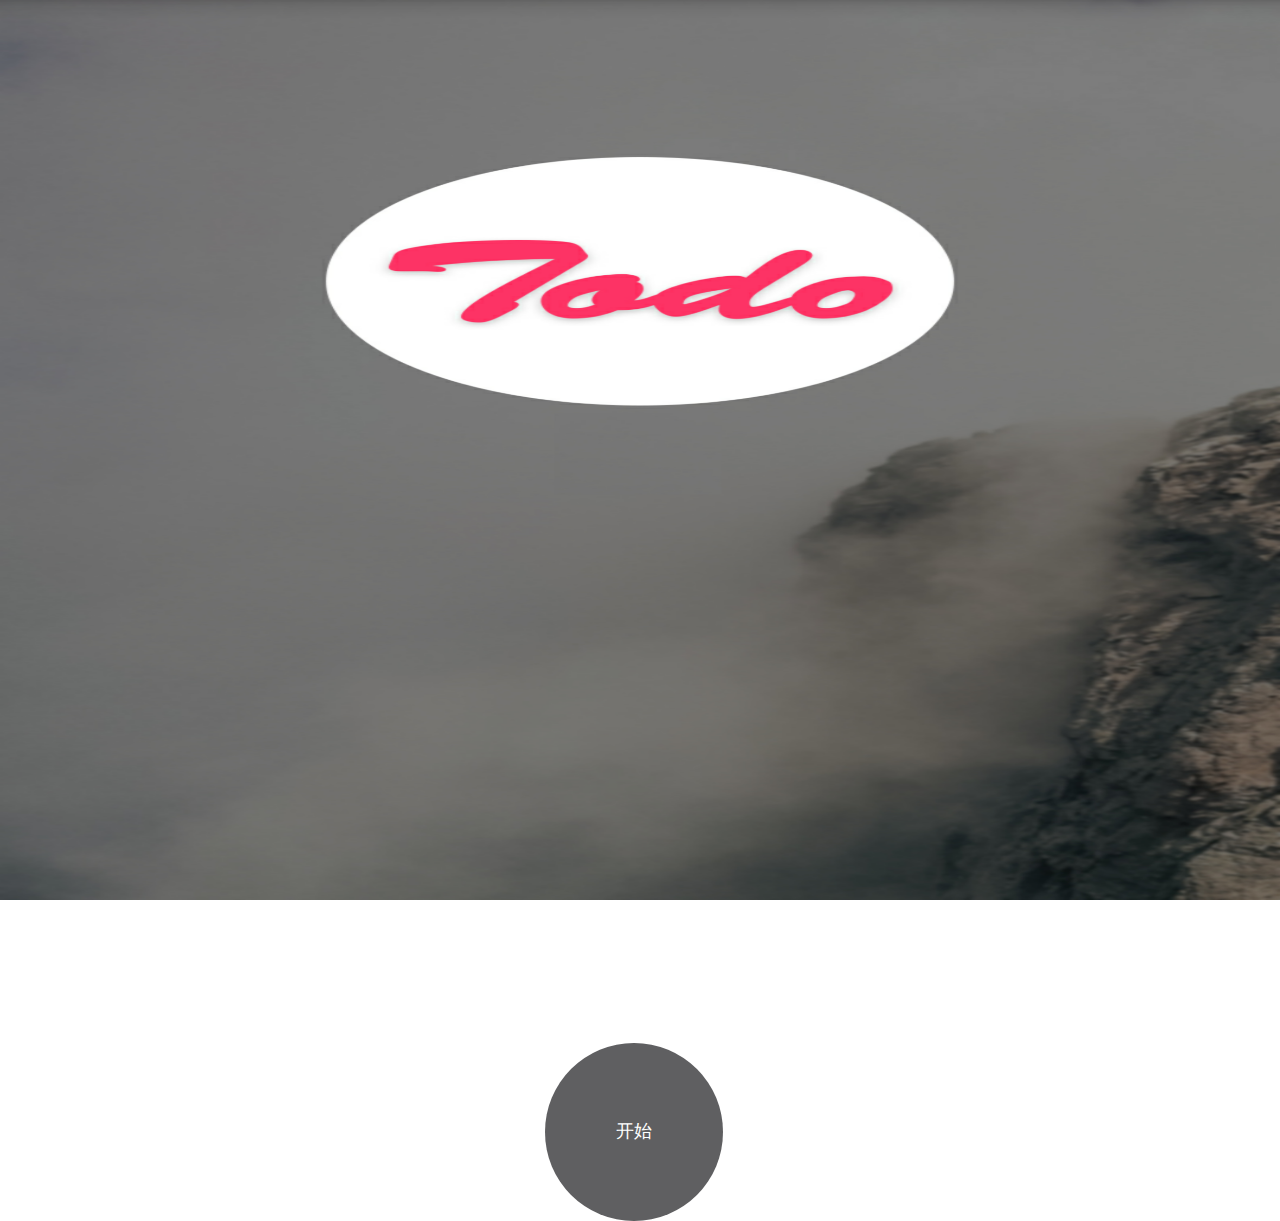
<file: index.html>
<!DOCTYPE html>
<html>
	<head>
		<meta charset="UTF-8">
		<meta name="viewport" content="width=device-width">
		<!-- <meta name="description" content="complete attributes of css3">
		<meta name="viewport" content="width=device-width, initial-scale=1"> -->

	    <!-- Add to homescreen for Safari on Ios -->
		<meta name="apple-mobile-web-app-capable" content="yes">
		<meta name="apple-mobile-web-app-status-bar-style" content="black">
		<meta name="apple-mobile-web-app-title" content="todo">
		<link rel="apple-touch-icon" href="img/tubiao.jpg">

		<!-- Add to homescreen for Chrome on Android -->
		<meta name="mobile-web-app-capable" content="yes">
		<meta name="application-name" content="todo">
		<meta name="theme-color" content="#2F3BA2">
		<link rel="icon" sizes="192x192" href="img/tubiao.jpg">
		<title></title>
		<script type="text/javascript"src="jquery.js"></script>
		<script type="text/javascript"src="todo.js"></script>
		<link rel="stylesheet" href="css/one.css" />
	</head>
	<body>
		<div class="head">
			<!-- <img src="img/1.png" alt="" /> -->
		</div>
		<!--1-->
		<div class="zong">
			<div class="banner">
				<!-- <img src="img/2.png" alt="" /> -->
			</div>
			<div class="kaishi">开始</div>
		</div>
		<!--2-->
		<div class="zong2">
			<div class="banner2">
			  <div class="nav">
			  	<div class="left">&lt;</div>
			  	<div class="right add">保存</div>
			  </div>
			  <div class="nav1">2016/11/01</div>
			  <div class="nav2">
			  	<input type="text" name="" id="" value="新建" />
			  </div>
			</div>
			<div class="tixing">
				<span class="icon">&#xe666;</span>
				<span class="icon">&#xe631;</span>
			</div>
		</div>
		<!--3-->
		<!-- <div class="zong3">
			
		
		<div class="logo3">
		   <div class="left">&lt;</div>
		   <div class="right">2016/11/01</div>
		</div>
		<div class="addt"> -->
		<!--<div class="banner3 op">
			<div class="top">
				<div class="left">
					lasdaf
				</div>
				<div class="right">
					<span class="icon first">&#xe764;</span>
					<span class="icon second">&#xe604;</span>
					<span class="icon last">&#xe623;</span>
				</div>
			</div>
			<div class="bottom">
				<div class="left">
					04:04
				</div>
				<div class="right">
					<span class="icon last">&#xe631;</span>
					<span>04:04</span>
				</div>
			</div>
		</div>-->
		<!-- </div>
		<div class="body"></div>
		
		</div> -->
		<!--4-->
		<div class="zong4">
		<div class="logo4">
		   <div class="left">&lt;</div>
		   <div class="right">
		   	<input type="text" value="关键字"/>
		   </div>
		</div>
		</div>
		<!--5-->
		<div class="zong5">
		<div class="logo5">
		   <div class="right"></div>
		   <div class="bottom">
		   	   <div data-role="all">All</div>
		   	   <div data-role="com">Finish</div>
		   	   <div data-role="rem">Undone</div>
		   </div>
		</div>
		<div class="clear"></div>
		<div class="addt">
		<!--<div class="banner5">
			<div class="top">
				<div class="left">
					lasdaf
				</div>
				<div class="right">
					<span class="icon first">&#xe764;</span>
					<span class="icon second">&#xe604;</span>
					<span class="icon last">&#xe623;</span>
				</div>
			</div>
			<div class="bottom">
				<div class="left">
					04:04
				</div>
				<div class="right">
					<span class="icon last">&#xe631;</span>
					<span>04:04</span>
				</div>
			</div>
		</div>-->
		</div>
		<div class="body5"></div>
	</div>
		<div class="footer3">
			<div class="left im">
				<img src="img3/4.png" alt="" />
			</div>
			<div class="right im1">
				<img src="img3/3.png"/>
			</div>
		</div>
	</body>
</html>
</file>
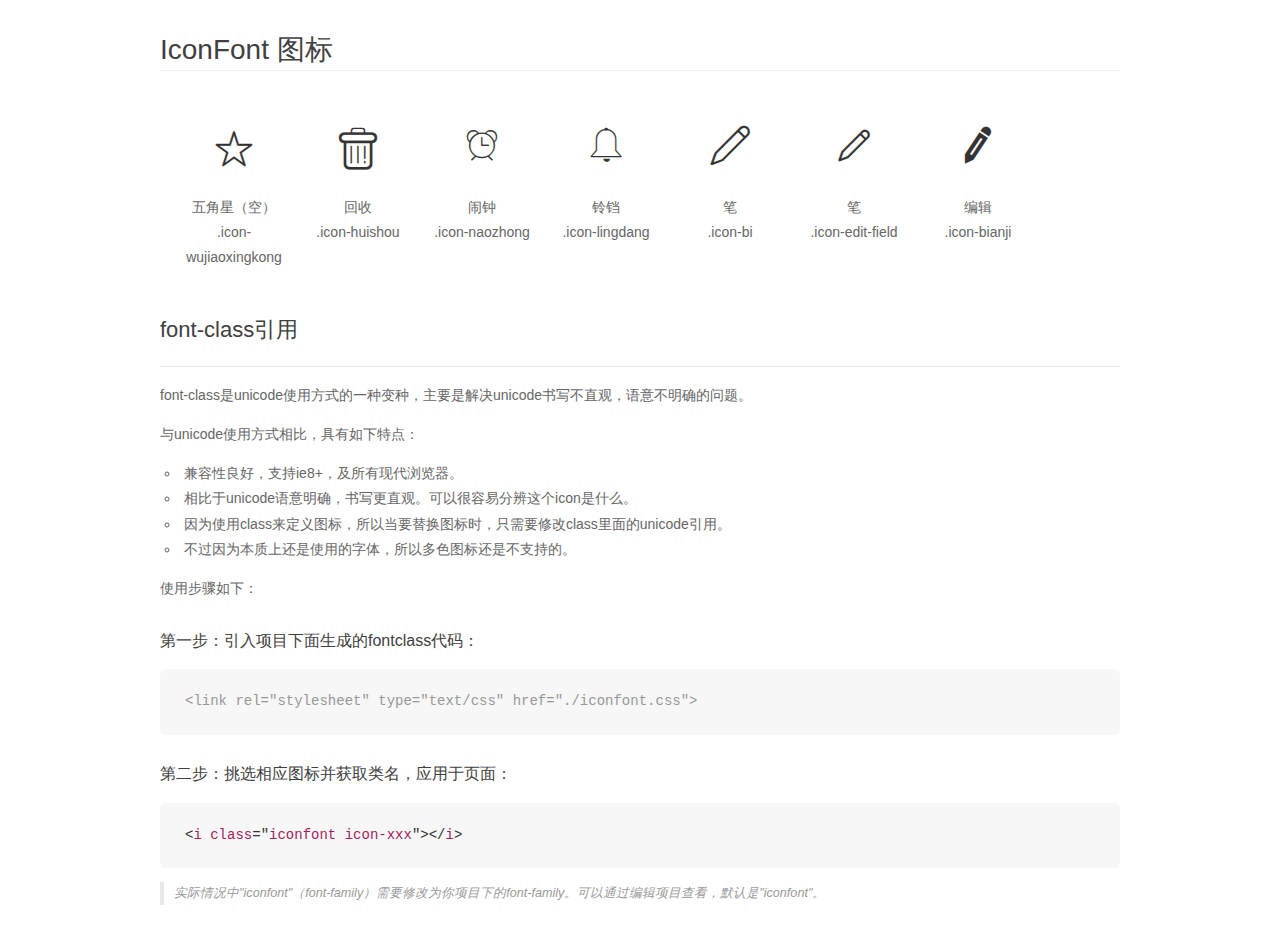
<file: css/demo_fontclass.html>
<!DOCTYPE html>
<html>
<head>
    <meta charset="utf-8"/>
    <title>IconFont</title>
    <link rel="stylesheet" href="demo.css">
    <link rel="stylesheet" href="iconfont.css">
</head>
<body>
    <div class="main markdown">
        <h1>IconFont 图标</h1>
        <ul class="icon_lists clear">
            
                <li>
                <i class="icon iconfont icon-wujiaoxingkong"></i>
                    <div class="name">五角星（空）</div>
                    <div class="fontclass">.icon-wujiaoxingkong</div>
                </li>
            
                <li>
                <i class="icon iconfont icon-huishou"></i>
                    <div class="name">回收</div>
                    <div class="fontclass">.icon-huishou</div>
                </li>
            
                <li>
                <i class="icon iconfont icon-naozhong"></i>
                    <div class="name">闹钟</div>
                    <div class="fontclass">.icon-naozhong</div>
                </li>
            
                <li>
                <i class="icon iconfont icon-lingdang"></i>
                    <div class="name">铃铛</div>
                    <div class="fontclass">.icon-lingdang</div>
                </li>
            
                <li>
                <i class="icon iconfont icon-bi"></i>
                    <div class="name">笔</div>
                    <div class="fontclass">.icon-bi</div>
                </li>
            
                <li>
                <i class="icon iconfont icon-edit-field"></i>
                    <div class="name">笔</div>
                    <div class="fontclass">.icon-edit-field</div>
                </li>
            
                <li>
                <i class="icon iconfont icon-bianji"></i>
                    <div class="name">编辑</div>
                    <div class="fontclass">.icon-bianji</div>
                </li>
            
        </ul>

        <h2 id="font-class-">font-class引用</h2>
        <hr>

        <p>font-class是unicode使用方式的一种变种，主要是解决unicode书写不直观，语意不明确的问题。</p>
        <p>与unicode使用方式相比，具有如下特点：</p>
        <ul>
        <li>兼容性良好，支持ie8+，及所有现代浏览器。</li>
        <li>相比于unicode语意明确，书写更直观。可以很容易分辨这个icon是什么。</li>
        <li>因为使用class来定义图标，所以当要替换图标时，只需要修改class里面的unicode引用。</li>
        <li>不过因为本质上还是使用的字体，所以多色图标还是不支持的。</li>
        </ul>
        <p>使用步骤如下：</p>
        <h3 id="-fontclass-">第一步：引入项目下面生成的fontclass代码：</h3>


        <pre><code class="lang-js hljs javascript"><span class="hljs-comment">&lt;link rel="stylesheet" type="text/css" href="./iconfont.css"&gt;</span></code></pre>
        <h3 id="-">第二步：挑选相应图标并获取类名，应用于页面：</h3>
        <pre><code class="lang-css hljs">&lt;<span class="hljs-selector-tag">i</span> <span class="hljs-selector-tag">class</span>="<span class="hljs-selector-tag">iconfont</span> <span class="hljs-selector-tag">icon-xxx</span>"&gt;&lt;/<span class="hljs-selector-tag">i</span>&gt;</code></pre>
        <blockquote>
        <p>实际情况中"iconfont"（font-family）需要修改为你项目下的font-family。可以通过编辑项目查看，默认是"iconfont"。</p>
        </blockquote>
    </div>
</body>
</html>
</file>
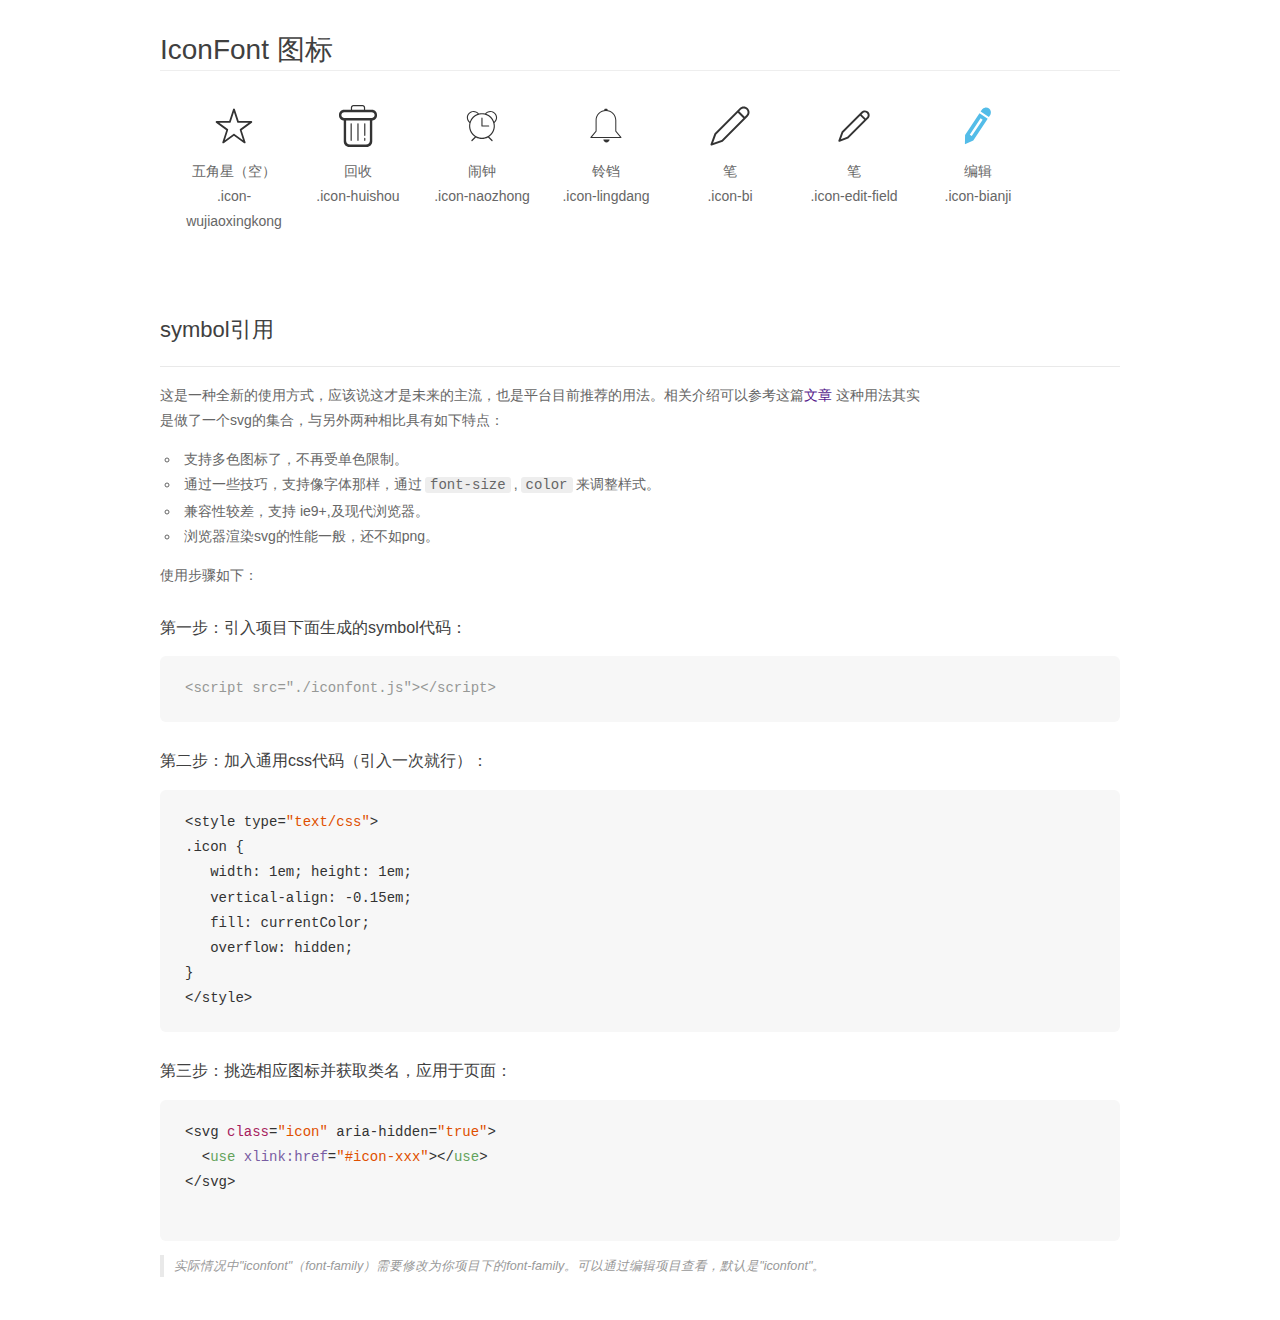
<file: css/demo_symbol.html>
<!DOCTYPE html>
<html>
<head>
    <meta charset="utf-8"/>
    <title>IconFont</title>
    <link rel="stylesheet" href="demo.css">
    <script src="iconfont.js"></script>

    <style type="text/css">
        .icon {
          /* 通过设置 font-size 来改变图标大小 */
          width: 1em; height: 1em;
          /* 图标和文字相邻时，垂直对齐 */
          vertical-align: -0.15em;
          /* 通过设置 color 来改变 SVG 的颜色/fill */
          fill: currentColor;
          /* path 和 stroke 溢出 viewBox 部分在 IE 下会显示
             normalize.css 中也包含这行 */
          overflow: hidden;
        }

    </style>
</head>
<body>
    <div class="main markdown">
        <h1>IconFont 图标</h1>
        <ul class="icon_lists clear">
            
                <li>
                    <svg class="icon" aria-hidden="true">
                        <use xlink:href="#icon-wujiaoxingkong"></use>
                    </svg>
                    <div class="name">五角星（空）</div>
                    <div class="fontclass">.icon-wujiaoxingkong</div>
                </li>
            
                <li>
                    <svg class="icon" aria-hidden="true">
                        <use xlink:href="#icon-huishou"></use>
                    </svg>
                    <div class="name">回收</div>
                    <div class="fontclass">.icon-huishou</div>
                </li>
            
                <li>
                    <svg class="icon" aria-hidden="true">
                        <use xlink:href="#icon-naozhong"></use>
                    </svg>
                    <div class="name">闹钟</div>
                    <div class="fontclass">.icon-naozhong</div>
                </li>
            
                <li>
                    <svg class="icon" aria-hidden="true">
                        <use xlink:href="#icon-lingdang"></use>
                    </svg>
                    <div class="name">铃铛</div>
                    <div class="fontclass">.icon-lingdang</div>
                </li>
            
                <li>
                    <svg class="icon" aria-hidden="true">
                        <use xlink:href="#icon-bi"></use>
                    </svg>
                    <div class="name">笔</div>
                    <div class="fontclass">.icon-bi</div>
                </li>
            
                <li>
                    <svg class="icon" aria-hidden="true">
                        <use xlink:href="#icon-edit-field"></use>
                    </svg>
                    <div class="name">笔</div>
                    <div class="fontclass">.icon-edit-field</div>
                </li>
            
                <li>
                    <svg class="icon" aria-hidden="true">
                        <use xlink:href="#icon-bianji"></use>
                    </svg>
                    <div class="name">编辑</div>
                    <div class="fontclass">.icon-bianji</div>
                </li>
            
        </ul>


        <h2 id="symbol-">symbol引用</h2>
        <hr>

        <p>这是一种全新的使用方式，应该说这才是未来的主流，也是平台目前推荐的用法。相关介绍可以参考这篇<a href="">文章</a>
        这种用法其实是做了一个svg的集合，与另外两种相比具有如下特点：</p>
        <ul>
          <li>支持多色图标了，不再受单色限制。</li>
          <li>通过一些技巧，支持像字体那样，通过<code>font-size</code>,<code>color</code>来调整样式。</li>
          <li>兼容性较差，支持 ie9+,及现代浏览器。</li>
          <li>浏览器渲染svg的性能一般，还不如png。</li>
        </ul>
        <p>使用步骤如下：</p>
        <h3 id="-symbol-">第一步：引入项目下面生成的symbol代码：</h3>
        <pre><code class="lang-js hljs javascript"><span class="hljs-comment">&lt;script src="./iconfont.js"&gt;&lt;/script&gt;</span></code></pre>
        <h3 id="-css-">第二步：加入通用css代码（引入一次就行）：</h3>
        <pre><code class="lang-js hljs javascript">&lt;style type=<span class="hljs-string">"text/css"</span>&gt;
.icon {
   width: <span class="hljs-number">1</span>em; height: <span class="hljs-number">1</span>em;
   vertical-align: <span class="hljs-number">-0.15</span>em;
   fill: currentColor;
   overflow: hidden;
}
&lt;<span class="hljs-regexp">/style&gt;</span></code></pre>
        <h3 id="-">第三步：挑选相应图标并获取类名，应用于页面：</h3>
        <pre><code class="lang-js hljs javascript">&lt;svg <span class="hljs-class"><span class="hljs-keyword">class</span></span>=<span class="hljs-string">"icon"</span> aria-hidden=<span class="hljs-string">"true"</span>&gt;<span class="xml"><span class="hljs-tag">
  &lt;<span class="hljs-name">use</span> <span class="hljs-attr">xlink:href</span>=<span class="hljs-string">"#icon-xxx"</span>&gt;</span><span class="hljs-tag">&lt;/<span class="hljs-name">use</span>&gt;</span>
</span>&lt;<span class="hljs-regexp">/svg&gt;
        </span></code></pre>
        <blockquote>
        <p>实际情况中"iconfont"（font-family）需要修改为你项目下的font-family。可以通过编辑项目查看，默认是"iconfont"。</p>
        </blockquote>
    </div>
</body>
</html>
</file>
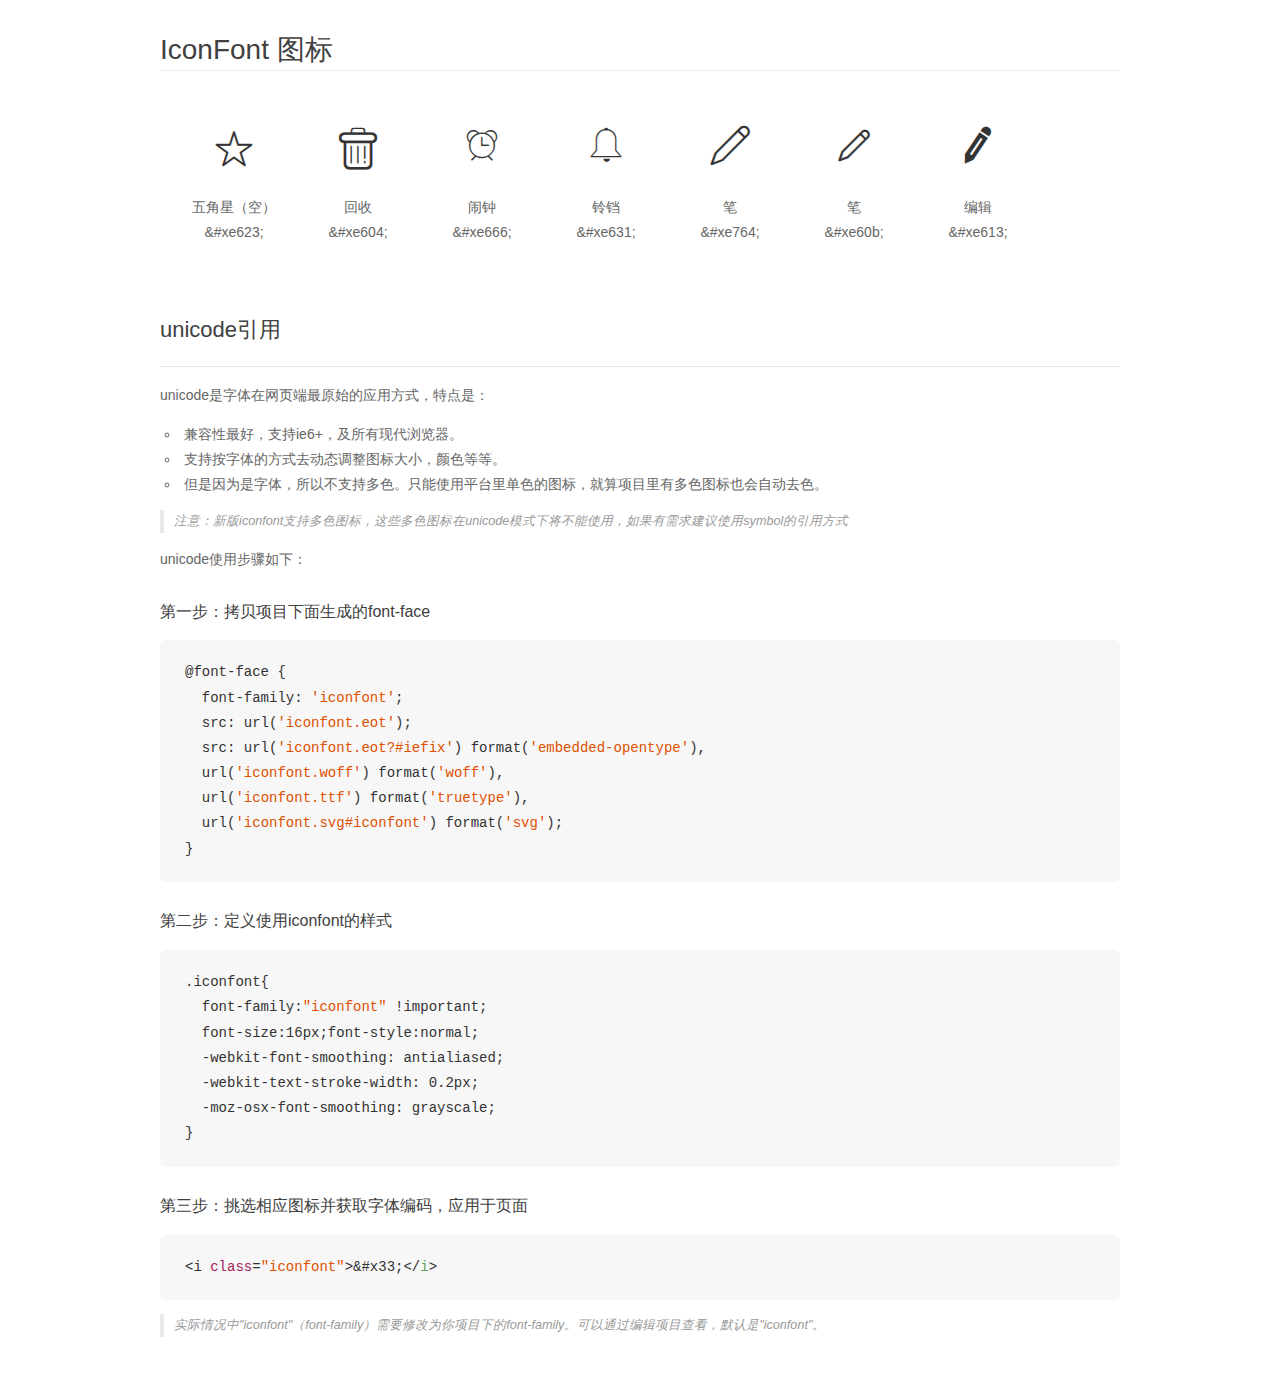
<file: css/demo_unicode.html>
<!DOCTYPE html>
<html>
<head>
    <meta charset="utf-8"/>
    <title>IconFont</title>
    <link rel="stylesheet" href="demo.css">

    <style type="text/css">

        @font-face {font-family: "iconfont";
          src: url('iconfont.eot'); /* IE9*/
          src: url('iconfont.eot#iefix') format('embedded-opentype'), /* IE6-IE8 */
          url('iconfont.woff') format('woff'), /* chrome, firefox */
          url('iconfont.ttf') format('truetype'), /* chrome, firefox, opera, Safari, Android, iOS 4.2+*/
          url('iconfont.svg#iconfont') format('svg'); /* iOS 4.1- */
        }

        .iconfont {
          font-family:"iconfont" !important;
          font-size:16px;
          font-style:normal;
          -webkit-font-smoothing: antialiased;
          -webkit-text-stroke-width: 0.2px;
          -moz-osx-font-smoothing: grayscale;
        }

    </style>
</head>
<body>
    <div class="main markdown">
        <h1>IconFont 图标</h1>
        <ul class="icon_lists clear">
            
                <li>
                <i class="icon iconfont">&#xe623;</i>
                    <div class="name">五角星（空）</div>
                    <div class="code">&amp;#xe623;</div>
                </li>
            
                <li>
                <i class="icon iconfont">&#xe604;</i>
                    <div class="name">回收</div>
                    <div class="code">&amp;#xe604;</div>
                </li>
            
                <li>
                <i class="icon iconfont">&#xe666;</i>
                    <div class="name">闹钟</div>
                    <div class="code">&amp;#xe666;</div>
                </li>
            
                <li>
                <i class="icon iconfont">&#xe631;</i>
                    <div class="name">铃铛</div>
                    <div class="code">&amp;#xe631;</div>
                </li>
            
                <li>
                <i class="icon iconfont">&#xe764;</i>
                    <div class="name">笔</div>
                    <div class="code">&amp;#xe764;</div>
                </li>
            
                <li>
                <i class="icon iconfont">&#xe60b;</i>
                    <div class="name">笔</div>
                    <div class="code">&amp;#xe60b;</div>
                </li>
            
                <li>
                <i class="icon iconfont">&#xe613;</i>
                    <div class="name">编辑</div>
                    <div class="code">&amp;#xe613;</div>
                </li>
            
        </ul>
        <h2 id="unicode-">unicode引用</h2>
        <hr>

        <p>unicode是字体在网页端最原始的应用方式，特点是：</p>
        <ul>
        <li>兼容性最好，支持ie6+，及所有现代浏览器。</li>
        <li>支持按字体的方式去动态调整图标大小，颜色等等。</li>
        <li>但是因为是字体，所以不支持多色。只能使用平台里单色的图标，就算项目里有多色图标也会自动去色。</li>
        </ul>
        <blockquote>
        <p>注意：新版iconfont支持多色图标，这些多色图标在unicode模式下将不能使用，如果有需求建议使用symbol的引用方式</p>
        </blockquote>
        <p>unicode使用步骤如下：</p>
        <h3 id="-font-face">第一步：拷贝项目下面生成的font-face</h3>
        <pre><code class="lang-js hljs javascript">@font-face {
  font-family: <span class="hljs-string">'iconfont'</span>;
  src: url(<span class="hljs-string">'iconfont.eot'</span>);
  src: url(<span class="hljs-string">'iconfont.eot?#iefix'</span>) format(<span class="hljs-string">'embedded-opentype'</span>),
  url(<span class="hljs-string">'iconfont.woff'</span>) format(<span class="hljs-string">'woff'</span>),
  url(<span class="hljs-string">'iconfont.ttf'</span>) format(<span class="hljs-string">'truetype'</span>),
  url(<span class="hljs-string">'iconfont.svg#iconfont'</span>) format(<span class="hljs-string">'svg'</span>);
}
</code></pre>
        <h3 id="-iconfont-">第二步：定义使用iconfont的样式</h3>
        <pre><code class="lang-js hljs javascript">.iconfont{
  font-family:<span class="hljs-string">"iconfont"</span> !important;
  font-size:<span class="hljs-number">16</span>px;font-style:normal;
  -webkit-font-smoothing: antialiased;
  -webkit-text-stroke-width: <span class="hljs-number">0.2</span>px;
  -moz-osx-font-smoothing: grayscale;
}
</code></pre>
        <h3 id="-">第三步：挑选相应图标并获取字体编码，应用于页面</h3>
        <pre><code class="lang-js hljs javascript">&lt;i <span class="hljs-class"><span class="hljs-keyword">class</span></span>=<span class="hljs-string">"iconfont"</span>&gt;&amp;#x33;<span class="xml"><span class="hljs-tag">&lt;/<span class="hljs-name">i</span>&gt;</span></span></code></pre>

        <blockquote>
        <p>实际情况中"iconfont"（font-family）需要修改为你项目下的font-family。可以通过编辑项目查看，默认是"iconfont"。</p>
        </blockquote>
    </div>


</body>
</html>
</file>
<file: css/one.css>
@charset "UTF-8";
* {
  margin: 0;
  padding: 0;
  list-style: none;
  text-decoration: none;
  border: 0;
  font-style: normal;
  font-family: "微软雅黑";
  color: #777779;
}

img {
  vertical-align: middle;
}

html {
  font-size: 100px;
}

body {
  font-size: 15px;
}

@media screen and (min-width: 320px) {
  html {
    font-size: 29.62963px;
  }
}

@media screen and (min-width: 360px) {
  html {
    font-size: 33.33333px;
  }
}

@media screen and (min-width: 375px) {
  html {
    font-size: 34.72222px;
  }
}

@media screen and (min-width: 384px) {
  html {
    font-size: 35.55556px;
  }
}

@media screen and (min-width: 412px) {
  html {
    font-size: 38.14815px;
  }
}

@media screen and (min-width: 414px) {
  html {
    font-size: 38.33333px;
  }
}

@media screen and (min-width: 600px) {
  html {
    font-size: 55.55556px;
  }
}

@media screen and (min-width: 640px) {
  html {
    font-size: 59.25926px;
  }
}

@media screen and (min-width: 768px) {
  html {
    font-size: 71.11111px;
  }
}

@media screen and (min-width: 800px) {
  html {
    font-size: 74.07407px;
  }
}

@media screen and (min-width: 1280px) {
  html {
    font-size: 118.51852px;
  }
}

@media screen and (min-width: 1600px) {
  html {
    font-size: 148.14815px;
  }
}

@media screen and (min-width: 1440px) {
  html {
    font-size: 133.33333px;
  }
}
body{
   /* overflow: hidden;*/	
}
@font-face {
  font-family: 'iconfont';
  src: url('iconfont.eot');
  src: url('iconfont.eot?#iefix') format('embedded-opentype'),
  url('iconfont.woff') format('woff'),
  url('iconfont.ttf') format('truetype'),
  url('iconfont.svg#iconfont') format('svg');
}
.icon{
  font-family:"iconfont" !important;
  font-size:16px;font-style:normal;
  -webkit-font-smoothing: antialiased;
  -webkit-text-stroke-width: 0.2px;
  -moz-osx-font-smoothing: grayscale;
}
body,html{
	width: 100%;
	height: 100%;
	position: relative;
}

.banner{
	width: 100%;
	height: 100%;
	position: relative;
	height: auto;
}
.zong{
	width: 100%;
	height: 100%;
	display:block;
	overflow: hidden;
	background: url(../img/2.png)no-repeat;
	background-size: 100% 100%;
}
.banner img{
	position: absolute;
	top: 0;
	left: 0;
  max-width: 100%;
  max-height: 100%;
}
.kaishi{
	width: 1.5rem;
	height: 1.5rem;
	background: #5F5F61;
	border-radius: 50%;
	z-index: 5;
	position: absolute;
	font-size: 18px;
	text-align: center;
	line-height: 1.5rem;
	left: 4.6rem;
	top: 8.8rem;
	color: #FFF;
}

/*2*/
.zong2{
	display: none;
	overflow: hidden;
}
.banner2{
	width: 100%;
	height:6.6rem ;
	background: url(../img2/2.png)no-repeat;
	position: relative;
}
.banner2 .nav{
	padding-top:0.51rem ;
	width: 100%;
	height: 0.45rem;
}
.banner2 .nav .left{
	float: left;
	margin-left: 0.45rem;
	color: #fff;
	font-family: "宋体";
	font-weight: bold;
}
.banner2 .nav .right{
	float: right;
	margin-right: 0.45rem;
  color: #fff;
}
.banner2 .nav1{
	width: 100%;
	position: absolute;
	left: 0;
	top: 2.11rem;
	text-align: center;
	font-size: 30px;
	color: #fff;
}
.banner2 .nav2{
	width: 100%;
  position: absolute;
  bottom: 0.45rem;
  left: 0;
	text-align: center;
	font-size: 30px;
	color: #fff;
	border-bottom: 2px solid #CCCCCC;
}
.banner2 .nav2 input{
	width: 80%;
	height: 0.9rem;
	margin: 0 auto;
	margin-bottom: 10px;
	transform: tr;
	background:transparent;
	outline: medium;
	color: #FFF;
	font-size: 20px;
}
.tixing{
	border-bottom: 2px solid #CCCCCC;
}
.tixing span{
	color: #FFE158;
	font-size: 40px;
	margin-right: 0.95rem;
}
.tixing span:nth-of-type(1){
	margin-left: 0.45rem;
}
/*3*/
.zong3{
	display: none;
	overflow: hidden;
}
.logo3{
	width: 100%;
	height:1.5rem ;
	background: url(../img/2.png)no-repeat;
/*	position: relative;*/
line-height: 1.5rem;
}
.logo3 .left{
	position: absolute;
	left: 0.45rem;
	top: 0.7rem;
	color: #fff;
	font-family: "宋体";
	font-weight: bold;
	width: 0.5rem;
}
.logo3  .right{
	position: absolute;
	right: 0.45rem;
	top: 0.7rem;
  color: #fff;
}
.banner3{
	width: 100%;
	height: 2.15rem;
	background: #FFFFFF;
	border-bottom: 2px solid #ccc;
}
.banner3 .top{
	width: 100%;
	height: 50%;
}
.banner3 .top .left{
	float: left;
	margin-left: 0.45rem;
	margin-top: 0.225rem;
}
.banner3 .top .right{
	float: right;
	margin-right: 0.45rem;
	margin-top: 0.225rem;
}
.banner3 .top .right .last{
	color: #FEE157;
}
.banner3 .top .right .first{
	color: #63D7C9;
	display: none;
}
.banner3 .top .right .second{
	display: none;
}
.op .top .right .first{
	color: #63D7C9;
	display: inline-block;
	margin-right: 0.45rem;
}
.op .top .right .second{
	margin-right: 0.45rem;
	display: inline-block;
}
.banner3 .bottom{
	width: 100%;
	height: 50%;
}
.banner3 .bottom .left{
	float: left;
	margin-left: 0.45rem;
	margin-top: 0.225rem;
}
.banner3 .bottom .right{
	float: right;
	margin-right: 0.45rem;
	margin-top: 0.225rem;
}
.banner3 .bottom .right .last{
	color: #FEE157;
}
.body{
	height: 14.84rem;
	width: 100%;
	background: #F3F3F3;
}
.footer3{
	display: none;
	width: 100%;
	position: absolute;
	left: 0;
	bottom: 0;
	padding-top: 0.45rem;
	overflow: hidden;
	background: #FFF;
}
.footer3 .left{
	width: 1.5rem;
	float: left;
	margin-bottom: 0.6rem;
	margin-left: 0.6rem;
}
.footer3 .left img{
	max-width: 100%;
}
.footer3 .right{
	float: right;
	width: 1.5rem;
	margin-bottom: 0.6rem;
	margin-right: 0.6rem;
}
.footer3 .right img{
	max-width: 100%;
}
/*删除*/
.ani-delete {
  animation: delete 0.8s ease both;
}
@keyframes delete{
	from{
		transform: translate3d(0,0,0);
	}
	to{
		transform: translate3d(150%,0,0);
	}
}
/*4*/
.zong4{
	display: none;
	overflow: hidden;
}
.logo4{
	width: 100%;
	height:1.5rem ;
	background: url(../img4/2.png)no-repeat;
line-height: 1.5rem;
}
.logo4 .left{
	position: absolute;
	left: 0.45rem;
	top: 0.7rem;
	color: #fff;
	font-family: "宋体";
	font-weight: bold;
	width: 0.5rem;
}
.logo4  .right{
	position: absolute;
	right: 0.45rem;
	top: 0.7rem;
  color: #fff;
}
.logo4  .right input{
	width: 9.5rem;
	height: 1rem;
	padding-left: 1rem;
	box-sizing: border-box;
	background: transparent;
	outline: medium;
	color: #818181;
	font-size: 20px;
	background: url(../img4/5.png)no-repeat;
	background-size: 1rem;
	padding-bottom: 2px;
	border-bottom: 2px solid #FFF;
}
/*5*/
.zong5{
	display: none;
	overflow: hidden;
}
.logo5{
	width: 100%;
	height:3rem ;
	background: url(../img5/2.png)no-repeat;
  line-height: 1.5rem;
  position: relative;
  overflow: hidden;
}
.logo5  .right{
	position: absolute;
	right: 0.45rem;
	top: 0.45rem;
	width: 1rem;
	height: 1rem;
	background: url(../img5/5.png)no-repeat;
	background-size: 0.8rem;
	color: #fff;
}
.logo5  .bottom{
	width: 100%;
	position: absolute;
	bottom: 0;
	left: 0;
}
.logo5  .bottom div{
	color: #fff;
	float: left;
	width: 33.3%;
	text-align: center;
}
.banner5{
	width: 100%;
	height: 2.15rem;
	background: #FFFFFF;
	border-bottom: 2px solid #ccc;
}
.banner5 .top{
	width: 100%;
	height: 50%;
}
.banner5 .top .left{
	float: left;
	margin-left: 0.45rem;
	margin-top: 0.225rem;
}
.banner5 .top .right{
	float: right;
	margin-right: 0.45rem;
	margin-top: 0.225rem;
}
.banner5 .top .right .last{
	color: #FEE157;
}
.banner5 .top .right .first{
	color: #63D7C9;
	display: none;
}
.banner5 .top .right .second{
	display: none;
}

.banner5 .bottom{
	width: 100%;
	height: 50%;
}
.banner5 .bottom .left{
	float: left;
	margin-left: 0.45rem;
	margin-top: 0.225rem;
}
.banner5 .bottom .right{
	float: right;
	margin-right: 0.45rem;
	margin-top: 0.225rem;
}
.banner5 .bottom .right .last{
	color: #FEE157;
}
.body5{
	height: 14.84rem;
	width: 100%;
	background: #F3F3F3;
}
.footer5{
	width: 100%;
	position: absolute;
	left: 0;
	bottom: 0;
	padding-top: 0.45rem;
	overflow: hidden;
	background: #FFF;
}
.footer5 .left{
	width: 1.5rem;
	float: left;
	margin-bottom: 0.6rem;
	margin-left: 0.6rem;
}
.footer5 .left img{
	max-width: 100%;
}
.footer5 .right{
	float: right;
	width: 1.5rem;
	margin-bottom: 0.6rem;
	margin-right: 0.6rem;
}
.footer5 .right img{
	max-width: 100%;
}
/*6*/
.zong6{
	display: none;
	overflow: hidden;
}
.logo6{
	width: 100%;
	height:3rem ;
	background: url(../img6/2.png)no-repeat;
  line-height: 1.5rem;
  position: relative;
  overflow: hidden;
}
.logo6  .right{
	position: absolute;
	right: 0.45rem;
	top: 0.45rem;
	width: 1rem;
	height: 1rem;
	background: url(../img6/5.png)no-repeat;
	background-size: 0.8rem;
	color: #fff;
}
.logo6  .bottom{
	width: 100%;
	position: absolute;
	bottom: 0;
	left: 0;
}
.logo6  .bottom div{
	color: #fff;
	float: left;
	width: 33.3%;
	text-align: center;
}
.banner6{
	width: 100%;
	height: 1.5rem;
	background: #F6F1EA;
	font-size: 30px;
	line-height: 1.5rem;
}
.banner6 .left{
	width: 10%;
	float: left;
	margin-left: 2rem;
	color: #fff;
	font-family: "宋体";
	font-size: 30px;
	font-weight: bold;
}
.banner6 .times{
	float: left;
	/*width: 60%;*/
	color: #424241;
	font-family: "宋体";
	font-size: 30px;
	font-weight: bold;
}
.banner6 .right{
	width: 10%;
	float: left;
	margin-left: 0.45rem;
	color: #fff;
	font-family: "宋体";
	font-size: 30px;
	font-weight: bold;
}
.body6{
	height: 1rem;
	width: 100%;
	background: #F3F3F3;
}
.body6 div{
	width: 14.2857%;
	float: left;
	text-align: center;
	line-height: 1rem;
}
.footer6{
	width: 100%;
	height: 2.7rem;
	border-top: 2px solid #CCCCCC;
	position: absolute;
	left: 0;
	bottom: 0;
	padding-top: 0.45rem;
	overflow: hidden;
	background: #FFF;
}
.footer6 div{
	width: 80%;
	height: 1.5rem;
	font-size: 20px;
	text-align: center;
	line-height: 1.5rem;
	margin: 0 auto;
	background: #51D2C2;
	color: #FFF;
	
}
.yidong{
	animation: leo 1s linear forwards;
}

@keyframes leo{
	from{
		opacity: 1;
		transform: translateX(0%);
	}
	to{
		opacity: 0;
		transform: translateX(-150%);
	}
}
.yidong1{
	animation: leo1 2s linear forwards;
}
@keyframes leo1{
	from{
		
		/*transform: translateX(150%);*/
		opacity: 0;
	}
	to{
		
		/*transform: translateX(0%);*/
		opacity: 1;
	}
}
.active{
	text-decoration: underline;
}
</file>
<file: css/iconfont.css>
@font-face {font-family: "iconfont";
  src: url('iconfont.eot?t=1478014181031'); /* IE9*/
  src: url('iconfont.eot?t=1478014181031#iefix') format('embedded-opentype'), /* IE6-IE8 */
  url('iconfont.woff?t=1478014181031') format('woff'), /* chrome, firefox */
  url('iconfont.ttf?t=1478014181031') format('truetype'), /* chrome, firefox, opera, Safari, Android, iOS 4.2+*/
  url('iconfont.svg?t=1478014181031#iconfont') format('svg'); /* iOS 4.1- */
}

.iconfont {
  font-family:"iconfont" !important;
  font-size:16px;
  font-style:normal;
  -webkit-font-smoothing: antialiased;
  -webkit-text-stroke-width: 0.2px;
  -moz-osx-font-smoothing: grayscale;
}

.icon-wujiaoxingkong:before { content: "\e623"; }

.icon-huishou:before { content: "\e604"; }

.icon-naozhong:before { content: "\e666"; }

.icon-lingdang:before { content: "\e631"; }

.icon-bi:before { content: "\e764"; }

.icon-edit-field:before { content: "\e60b"; }

.icon-bianji:before { content: "\e613"; }
</file>
<file: css/demo.css>
*{margin: 0;padding: 0;list-style: none;}
/*
KISSY CSS Reset
理念：1. reset 的目的不是清除浏览器的默认样式，这仅是部分工作。清除和重置是紧密不可分的。
2. reset 的目的不是让默认样式在所有浏览器下一致，而是减少默认样式有可能带来的问题。
3. reset 期望提供一套普适通用的基础样式。但没有银弹，推荐根据具体需求，裁剪和修改后再使用。
特色：1. 适应中文；2. 基于最新主流浏览器。
维护：玉伯<lifesinger@gmail.com>, 正淳<ragecarrier@gmail.com>
 */

/** 清除内外边距 **/
body, h1, h2, h3, h4, h5, h6, hr, p, blockquote, /* structural elements 结构元素 */
dl, dt, dd, ul, ol, li, /* list elements 列表元素 */
pre, /* text formatting elements 文本格式元素 */
form, fieldset, legend, button, input, textarea, /* form elements 表单元素 */
th, td /* table elements 表格元素 */ {
  margin: 0;
  padding: 0;
}

/** 设置默认字体 **/
body,
button, input, select, textarea /* for ie */ {
  font: 12px/1.5 tahoma, arial, \5b8b\4f53, sans-serif;
}
h1, h2, h3, h4, h5, h6 { font-size: 100%; }
address, cite, dfn, em, var { font-style: normal; } /* 将斜体扶正 */
code, kbd, pre, samp { font-family: courier new, courier, monospace; } /* 统一等宽字体 */
small { font-size: 12px; } /* 小于 12px 的中文很难阅读，让 small 正常化 */

/** 重置列表元素 **/
ul, ol { list-style: none; }

/** 重置文本格式元素 **/
a { text-decoration: none; }
a:hover { text-decoration: underline; }


/** 重置表单元素 **/
legend { color: #000; } /* for ie6 */
fieldset, img { border: 0; } /* img 搭车：让链接里的 img 无边框 */
button, input, select, textarea { font-size: 100%; } /* 使得表单元素在 ie 下能继承字体大小 */
/* 注：optgroup 无法扶正 */

/** 重置表格元素 **/
table { border-collapse: collapse; border-spacing: 0; }

/* 清除浮动 */
.ks-clear:after, .clear:after {
  content: '\20';
  display: block;
  height: 0;
  clear: both;
}
.ks-clear, .clear {
  *zoom: 1;
}

.main {
  padding: 30px 100px;
width: 960px;
margin: 0 auto;
}
.main h1{font-size:36px; color:#333; text-align:left;margin-bottom:30px; border-bottom: 1px solid #eee;}

.helps{margin-top:40px;}
.helps pre{
  padding:20px;
  margin:10px 0;
  border:solid 1px #e7e1cd;
  background-color: #fffdef;
  overflow: auto;
}

.icon_lists{
  width: 100% !important;

}

.icon_lists li{
  float:left;
  width: 100px;
  height:180px;
  text-align: center;
  list-style: none !important;
}
.icon_lists .icon{
  font-size: 42px;
  line-height: 100px;
  margin: 10px 0;
  color:#333;
  -webkit-transition: font-size 0.25s ease-out 0s;
  -moz-transition: font-size 0.25s ease-out 0s;
  transition: font-size 0.25s ease-out 0s;

}
.icon_lists .icon:hover{
  font-size: 100px;
}



.markdown {
  color: #666;
  font-size: 14px;
  line-height: 1.8;
}

.highlight {
  line-height: 1.5;
}

.markdown img {
  vertical-align: middle;
  max-width: 100%;
}

.markdown h1 {
  color: #404040;
  font-weight: 500;
  line-height: 40px;
  margin-bottom: 24px;
}

.markdown h2,
.markdown h3,
.markdown h4,
.markdown h5,
.markdown h6 {
  color: #404040;
  margin: 1.6em 0 0.6em 0;
  font-weight: 500;
  clear: both;
}

.markdown h1 {
  font-size: 28px;
}

.markdown h2 {
  font-size: 22px;
}

.markdown h3 {
  font-size: 16px;
}

.markdown h4 {
  font-size: 14px;
}

.markdown h5 {
  font-size: 12px;
}

.markdown h6 {
  font-size: 12px;
}

.markdown hr {
  height: 1px;
  border: 0;
  background: #e9e9e9;
  margin: 16px 0;
  clear: both;
}

.markdown p,
.markdown pre {
  margin: 1em 0;
}

.markdown > p,
.markdown > blockquote,
.markdown > .highlight,
.markdown > ol,
.markdown > ul {
  width: 80%;
}

.markdown ul > li {
  list-style: circle;
}

.markdown > ul li,
.markdown blockquote ul > li {
  margin-left: 20px;
  padding-left: 4px;
}

.markdown > ul li p,
.markdown > ol li p {
  margin: 0.6em 0;
}

.markdown ol > li {
  list-style: decimal;
}

.markdown > ol li,
.markdown blockquote ol > li {
  margin-left: 20px;
  padding-left: 4px;
}

.markdown code {
  margin: 0 3px;
  padding: 0 5px;
  background: #eee;
  border-radius: 3px;
}

.markdown pre {
  border-radius: 6px;
  background: #f7f7f7;
  padding: 20px;
}

.markdown pre code {
  border: none;
  background: #f7f7f7;
  margin: 0;
}

.markdown strong,
.markdown b {
  font-weight: 600;
}

.markdown > table {
  border-collapse: collapse;
  border-spacing: 0px;
  empty-cells: show;
  border: 1px solid #e9e9e9;
  width: 95%;
  margin-bottom: 24px;
}

.markdown > table th {
  white-space: nowrap;
  color: #333;
  font-weight: 600;

}

.markdown > table th,
.markdown > table td {
  border: 1px solid #e9e9e9;
  padding: 8px 16px;
  text-align: left;
}

.markdown > table th {
  background: #F7F7F7;
}

.markdown blockquote {
  font-size: 90%;
  color: #999;
  border-left: 4px solid #e9e9e9;
  padding-left: 0.8em;
  margin: 1em 0;
  font-style: italic;
}

.markdown blockquote p {
  margin: 0;
}

.markdown .anchor {
  opacity: 0;
  transition: opacity 0.3s ease;
  margin-left: 8px;
}

.markdown .waiting {
  color: #ccc;
}

.markdown h1:hover .anchor,
.markdown h2:hover .anchor,
.markdown h3:hover .anchor,
.markdown h4:hover .anchor,
.markdown h5:hover .anchor,
.markdown h6:hover .anchor {
  opacity: 1;
  display: inline-block;
}

.markdown > br,
.markdown > p > br {
  clear: both;
}


.hljs {
  display: block;
  background: white;
  padding: 0.5em;
  color: #333333;
  overflow-x: auto;
}

.hljs-comment,
.hljs-meta {
  color: #969896;
}

.hljs-string,
.hljs-variable,
.hljs-template-variable,
.hljs-strong,
.hljs-emphasis,
.hljs-quote {
  color: #df5000;
}

.hljs-keyword,
.hljs-selector-tag,
.hljs-type {
  color: #a71d5d;
}

.hljs-literal,
.hljs-symbol,
.hljs-bullet,
.hljs-attribute {
  color: #0086b3;
}

.hljs-section,
.hljs-name {
  color: #63a35c;
}

.hljs-tag {
  color: #333333;
}

.hljs-title,
.hljs-attr,
.hljs-selector-id,
.hljs-selector-class,
.hljs-selector-attr,
.hljs-selector-pseudo {
  color: #795da3;
}

.hljs-addition {
  color: #55a532;
  background-color: #eaffea;
}

.hljs-deletion {
  color: #bd2c00;
  background-color: #ffecec;
}

.hljs-link {
  text-decoration: underline;
}

pre{
  background: #fff;
}
</file>
